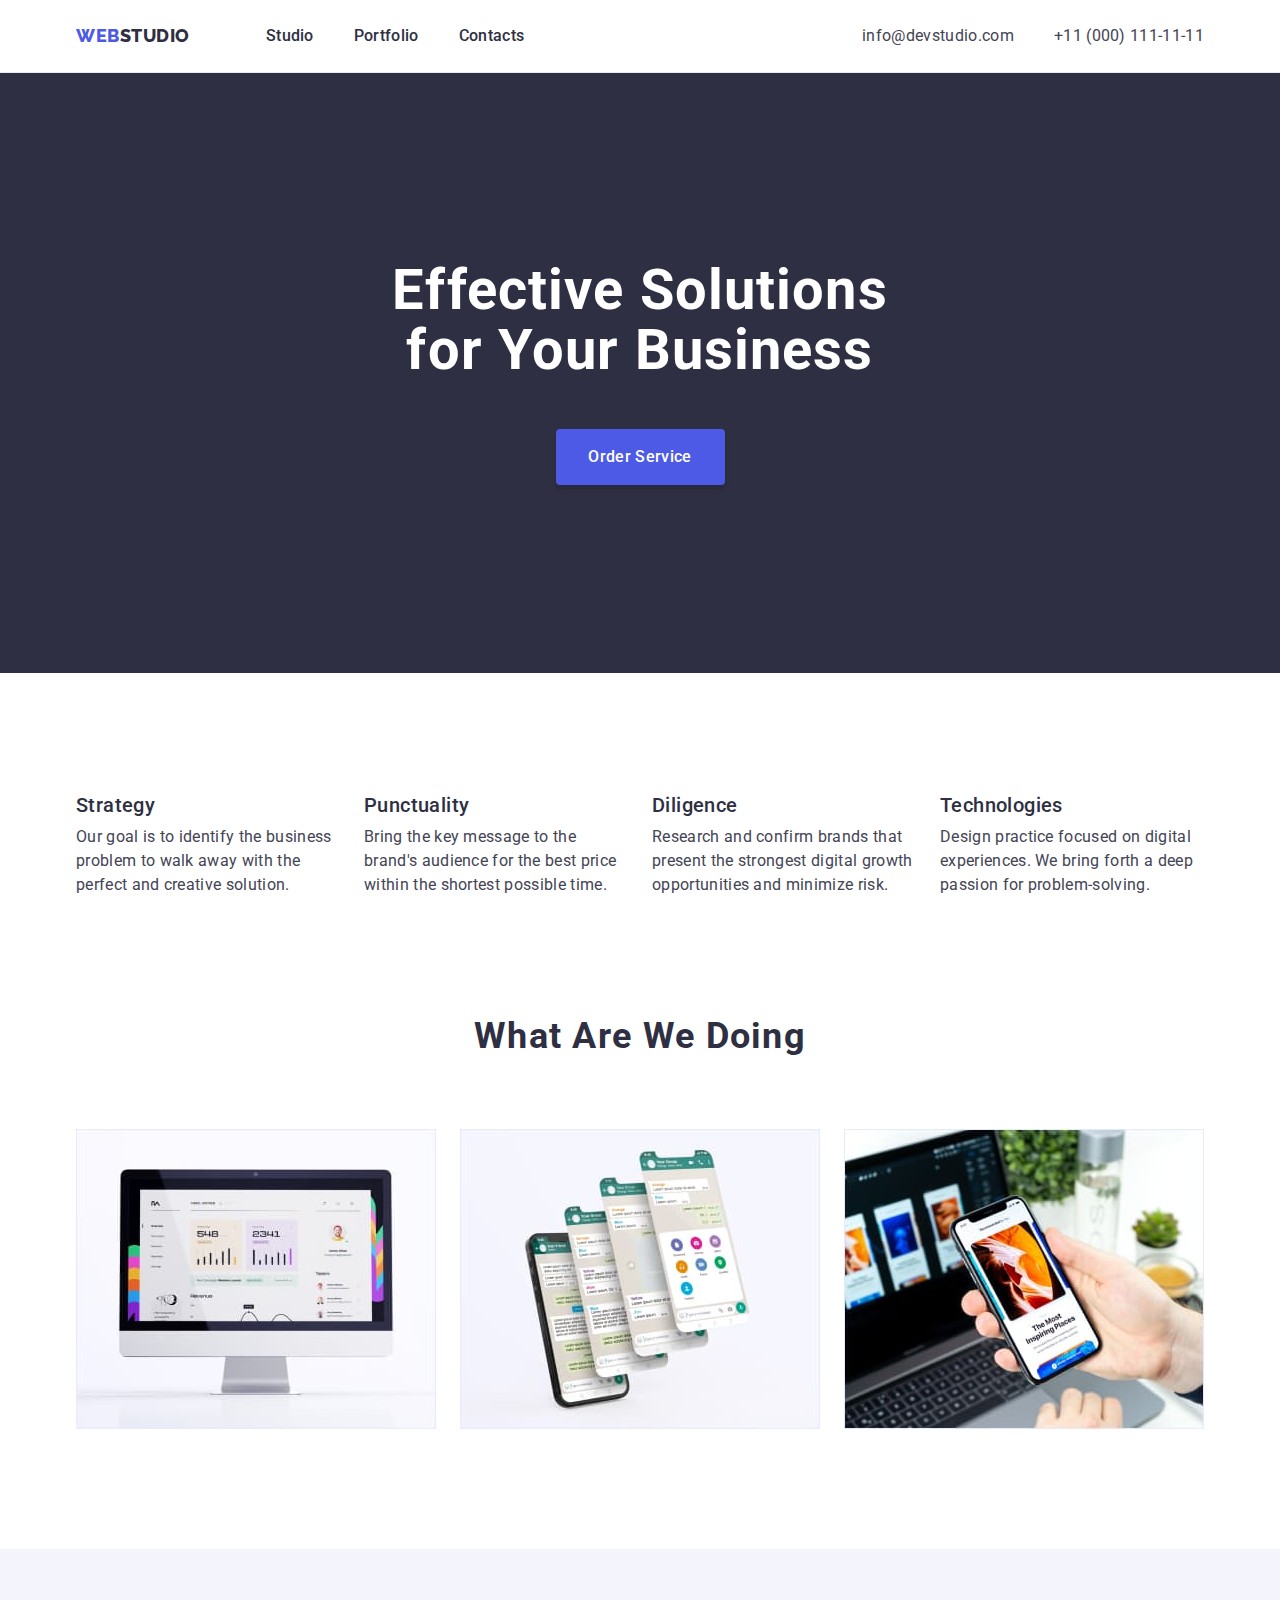
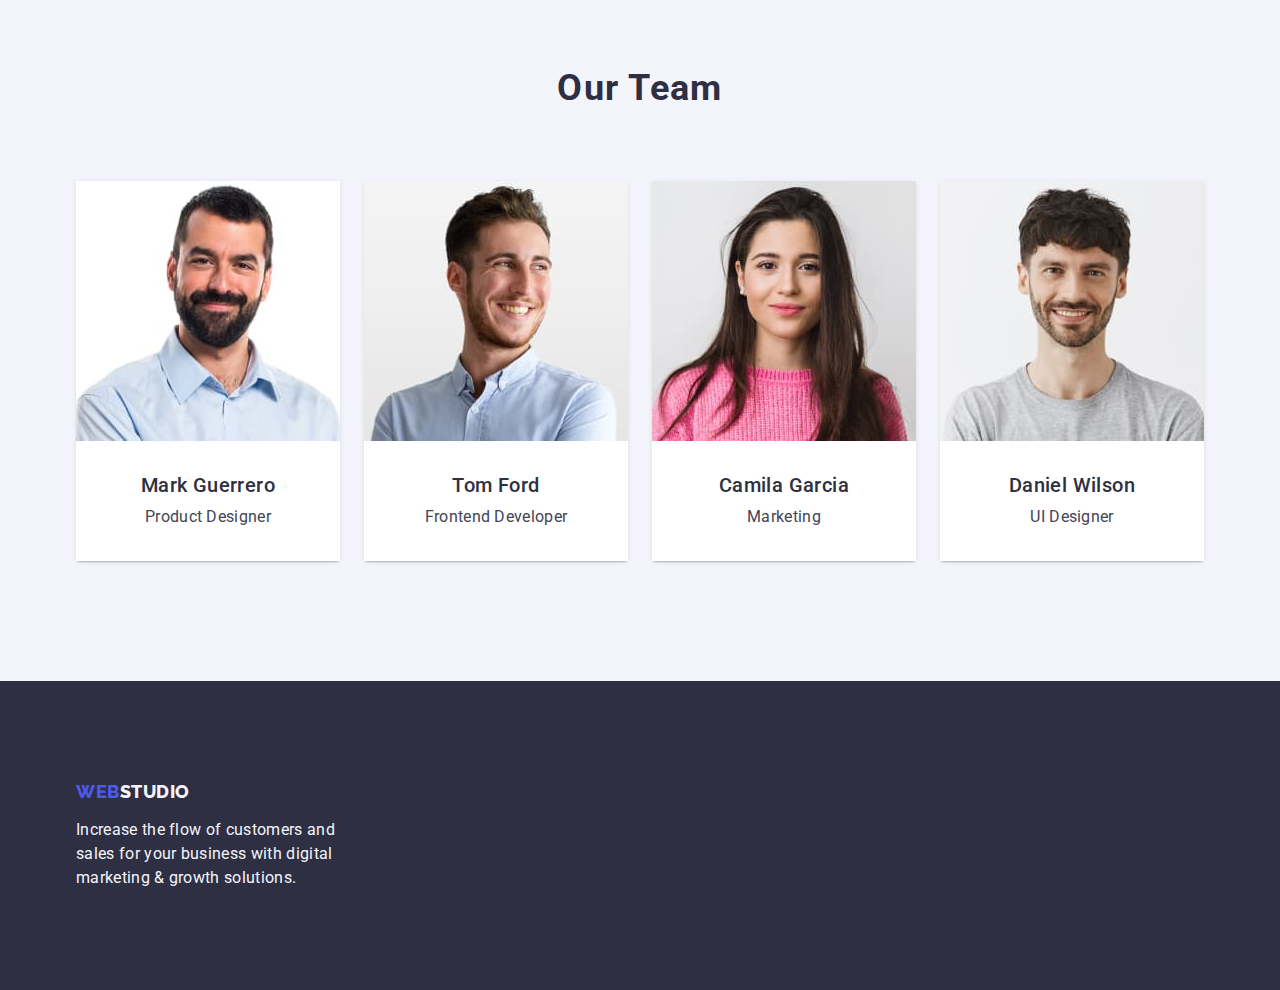
<file: index.html>
<!DOCTYPE html>
<html lang="en">
  <head>
    <meta charset="UTF-8" />
    <meta name="viewport" content="width=device-width, initial-scale=1.0" />
    <title>Web Studio</title>
    <link
      rel="stylesheet"
      href="https://cdn.jsdelivr.net/npm/modern-normalize@2.0.0/modern-normalize.min.css"
    />
    <link rel="preconnect" href="https://fonts.googleapis.com" />
    <link rel="preconnect" href="https://fonts.gstatic.com" crossorigin />
    <link
      href="https://fonts.googleapis.com/css2?family=Raleway:wght@800&family=Roboto:wght@400;500;700;900&display=swap"
      rel="stylesheet"
    />
    <link rel="stylesheet" href="./css/styles.css" />
  </head>
  <body>
    <!-- Head raw menu -->
    <header class="page-header">
      <div class="container page-header-container">
        <nav class="navi-main">
          <a class="link logo-begin-up" href="./index.html"
            >Web<span class="logo-end-up">Studio</span>
          </a>
          <ul class="list nav-list">
            <li><a class="link nav-menu" href="./index.html">Studio</a></li>
            <li>
              <a class="link nav-menu" href="./portfolio.html">Portfolio</a>
            </li>
            <li><a class="link nav-menu" href="">Contacts</a></li>
          </ul>
        </nav>
        <address class="address">
          <ul class="list address-list">
            <li>
              <a class="link address-text" href="mailto:info@devstudio.com"
                >info@devstudio.com</a
              >
            </li>
            <li>
              <a class="link address-text" href="tel:+110001111111"
                >+11 (000) 111-11-11</a
              >
            </li>
          </ul>
        </address>
      </div>
    </header>

    <main>
      <section class="main-index">
        <div class="container">
          <h1 class="main-index-header-text">
            Effective Solutions for Your Business
          </h1>
          <button class="ibutton" type="button">Order Service</button>
        </div>
      </section>

      <section class="features">
        <div class="container">
          <h2 id="Studio" class="studio-header visually-hidden">Studio</h2>
          <!-- visually hidden -->

          <ul class="list features-list">
            <li class="features-item">
              <h3 class="features-list-header">Strategy</h3>
              <p class="features-list-text">
                Our goal is to identify the business problem to walk away with
                the perfect and creative solution.
              </p>
            </li>
            <li class="features-item">
              <h3 class="features-list-header">Punctuality</h3>
              <p class="features-list-text">
                Bring the key message to the brand's audience for the best price
                within the shortest possible time.
              </p>
            </li>
            <li class="features-item">
              <h3 class="features-list-header">Diligence</h3>
              <p class="features-list-text">
                Research and confirm brands that present the strongest digital
                growth opportunities and minimize risk.
              </p>
            </li>
            <li class="features-item">
              <h3 class="features-list-header">Technologies</h3>
              <p class="features-list-text">
                Design practice focused on digital experiences. We bring forth a
                deep passion for problem-solving.
              </p>
            </li>
          </ul>
        </div>
      </section>

      <section class="works">
        <div class="container">
          <h2 class="works-header">What are we doing</h2>

          <ul class="list works-cards">
            <li class="works-cards-item">
              <img src="./images/img1.jpg" alt="Desktop" width="360" />
            </li>
            <li class="works-cards-item">
              <img src="./images/img2.jpg" alt="Smartphone" width="360" />
            </li>
            <li class="works-cards-item">
              <img
                src="./images/img3.jpg"
                alt="Desktop and Smartphone"
                width="360"
              />
            </li>
          </ul>
        </div>
      </section>

      <section class="team">
        <div class="container">
          <h2 id="Contacts" class="team-header">Our Team</h2>

          <ul class="list team-list">
            <li class="team-card">
              <img class="team-image" src="./images/img2-1.jpg" alt="Mark Guerrero" width="264" />
              <div class="team-image-text">
                <h3 class="team-list-header">Mark Guerrero</h3>
                <p class="team-list-text">Product Designer</p>
              </div>
              
            </li>
            <li class="team-card">
              <img class="team-image" src="./images/img2-2.jpg" alt="Tom Ford" width="264" />
              <div class="team-image-text">
              <h3 class="team-list-header">Tom Ford</h3>
              <p class="team-list-text">Frontend Developer</p>
            </div>
            </li>
            <li class="team-card">
              <img class="team-image" src="./images/img2-3.jpg" alt="Camila Garcia" width="264" />
              <div class="team-image-text"><h3 class="team-list-header">Camila Garcia</h3>
              <p class="team-list-text">Marketing</p>
            </div>
            </li>
            <li class="team-card">
              <img class="team-image" src="./images/img2-4.jpg" alt="Daniel Wilson" width="264" />
              <div class="team-image-text"><h3 class="team-list-header">Daniel Wilson</h3>
              <p class="team-list-text">UI Designer</p>
            </div>
            </li>
          </ul>
        </div>
      </section>
    </main>
    <footer class="footer">
      <div class="container footer-contain">
        <a class="link logo-begin-down" href="./index.html"
          >Web<span class="logo-end-down">Studio</span>
        </a>

        <p class="footer-text">
          Increase the flow of customers and sales for your business with
          digital marketing & growth solutions.
        </p>
      </div>
    </footer>
  </body>
</html>
</file>
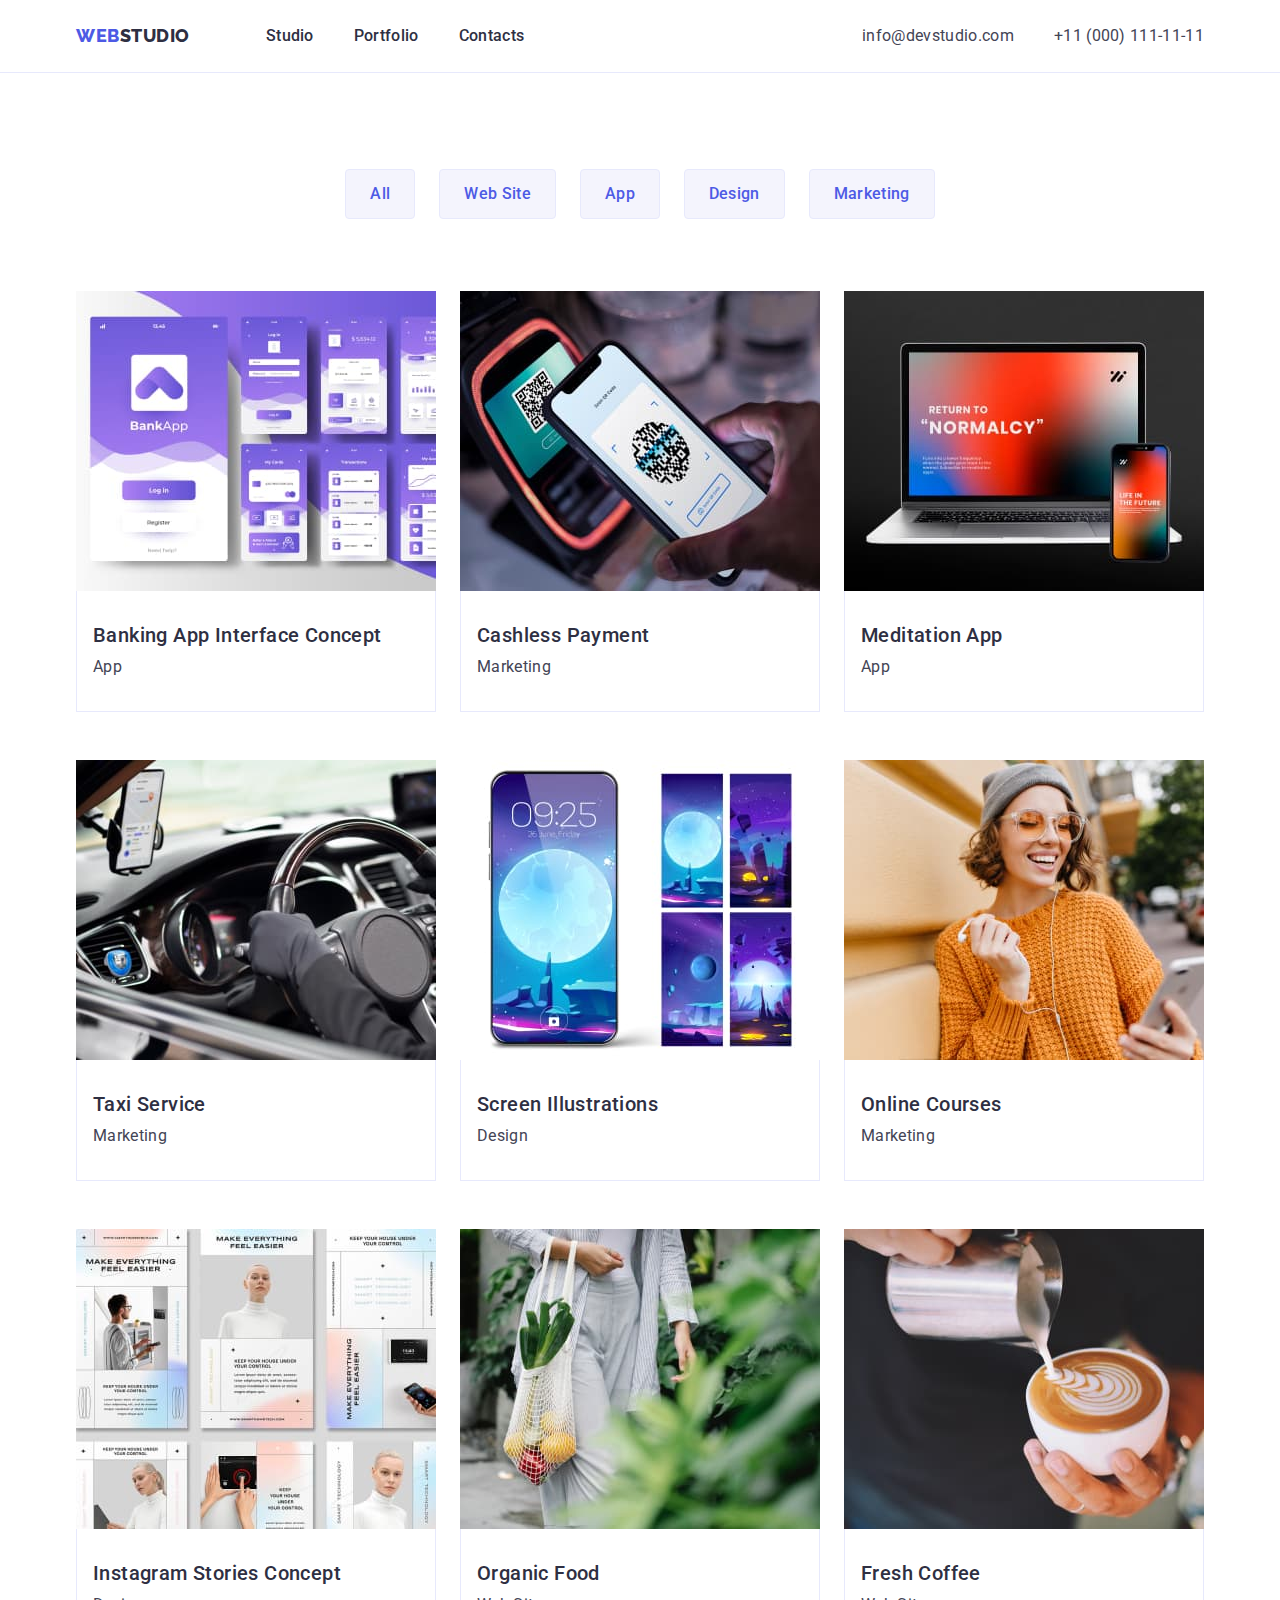
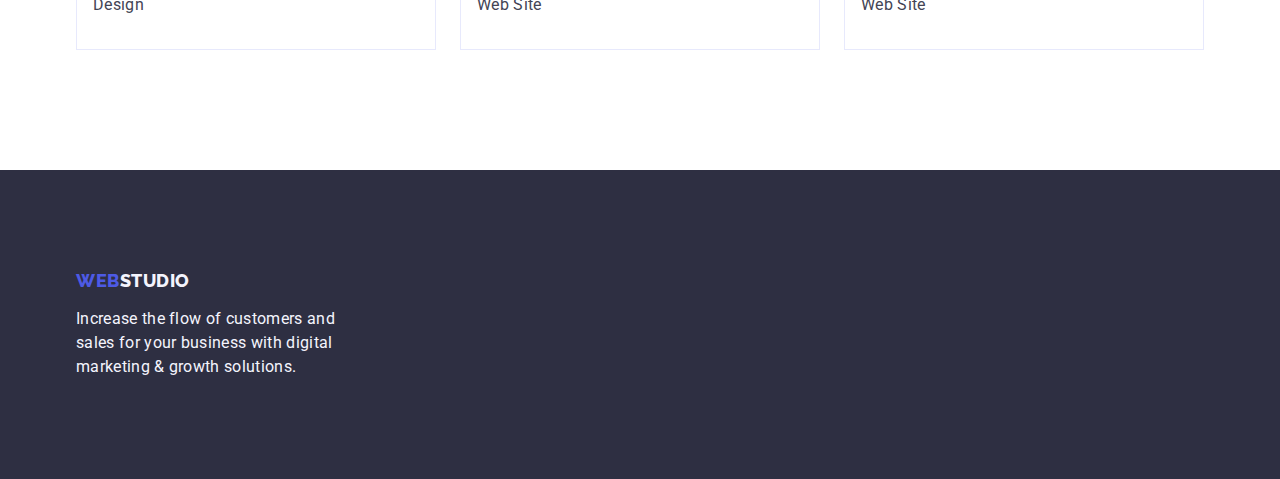
<file: portfolio.html>
<!DOCTYPE html>
<html lang="en">
  <head>
    <meta charset="UTF-8" />
    <meta name="viewport" content="width=device-width, initial-scale=1.0" />
    <title>Web Studio</title>
    <link
      rel="stylesheet"
      href="https://cdn.jsdelivr.net/npm/modern-normalize@2.0.0/modern-normalize.min.css"
    />
    <link rel="preconnect" href="https://fonts.googleapis.com" />
    <link rel="preconnect" href="https://fonts.gstatic.com" crossorigin />
    <link
      href="https://fonts.googleapis.com/css2?family=Raleway:wght@800&family=Roboto:wght@400;500;700;900&display=swap"
      rel="stylesheet"
    />
    <link rel="stylesheet" href="./css/styles.css" />
  </head>
  <body>
    <header class="page-header">
      <div class="container page-header-container">
        <nav class="navi-main">
          <a class="link logo-begin-up" href="./index.html"
            >Web<span class="logo-end-up">Studio</span>
          </a>
          <ul class="list nav-list">
            <li><a class="link nav-menu" href="./index.html">Studio</a></li>
            <li>
              <a class="link nav-menu" href="./portfolio.html">Portfolio</a>
            </li>
            <li><a class="link nav-menu" href="">Contacts</a></li>
          </ul>
        </nav>
        <address class="address">
          <ul class="list address-list">
            <li>
              <a class="link address-text" href="mailto:info@devstudio.com"
                >info@devstudio.com</a
              >
            </li>
            <li>
              <a class="link address-text" href="tel:+110001111111"
                >+11 (000) 111-11-11</a
              >
            </li>
          </ul>
        </address>
      </div>
    </header>
    <main>
      <section class="portfolio-section">
        <div class="container main-section-container">
          <h1 class="buttons-header visually-hidden">Buttons</h1>

          
          
            <ul class="list pbutton-list">
              <li><button class="pbutton" type="button">All</button></li>
              <li><button class="pbutton" type="button">Web Site</button></li>
              <li><button class="pbutton" type="button">App</button></li>
              <li><button class="pbutton" type="button">Design</button></li>
              <li>
                <button class="pbutton" type="button">Marketing</button>
              </li>
            </ul>
          
            <ul class="list portfolio-cards-list">
              <li class="portfolio-cards-list-item">
                <a class="link portfolio-card" href="">
                  <img
                    class="portfolio-image"
                    src="./images/imgp-1.jpg"
                    alt="Banking App Interface Concept"
                    width="360"
                  />
                  <div class="portfolio-cards-text">
                    <h2 class="pworks-header">Banking App Interface Concept</h2>
                    <p class="photo-text">App</p>
                  </div>
                </a>
              </li>
              <li class="portfolio-cards-list-item">
                <a class="link portfolio-card" href="">
                  <img
                    src="./images/imgp-2.jpg"
                    alt="Cashless Payment"
                    width="360"
                  />
                  <div class="portfolio-cards-text">
                    <h2 class="pworks-header">Cashless Payment</h2>
                    <p class="photo-text">Marketing</p>
                  </div>
                </a>
              </li>
              <li class="portfolio-cards-list-item">
                <a class="link portfolio-card" href="">
                  <img
                    src="./images/imgp-3.jpg"
                    alt="Meditaion App"
                    width="360"
                  />
                  <div class="portfolio-cards-text">
                    <h2 class="pworks-header">Meditation App</h2>
                    <p class="photo-text">App</p>
                  </div>
                </a>
              </li>

              <li class="portfolio-cards-list-item">
                <a class="link portfolio-card" href="">
                  <img
                    src="./images/imgp2-1.jpg"
                    alt="Taxi Service"
                    width="360"
                  />
                  <div class="portfolio-cards-text">
                    <h2 class="pworks-header">Taxi Service</h2>
                    <p class="photo-text">Marketing</p>
                  </div>
                </a>
              </li>
              <li class="portfolio-cards-list-item">
                <a class="link portfolio-card" href="">
                  <img
                    src="./images/imgp2-2.jpg"
                    alt="Screen Illustrations"
                    width="360"
                  />
                  <div class="portfolio-cards-text">
                    <h2 class="pworks-header">Screen Illustrations</h2>
                    <p class="photo-text">Design</p>
                  </div>
                </a>
              </li>
              <li class="portfolio-cards-list-item">
                <a class="link portfolio-card" href="">
                  <img
                    src="./images/imgp2-3.jpg"
                    alt="Online Courses"
                    width="360"
                  />
                  <div class="portfolio-cards-text">
                    <h2 class="pworks-header">Online Courses</h2>
                    <p class="photo-text">Marketing</p>
                  </div>
                </a>
              </li>

              <li class="portfolio-cards-list-item">
                <a class="link portfolio-card" href="">
                  <img
                    src="./images/imgp3-1.jpg"
                    alt="Instagram Stories Concept"
                    width="360"
                  />
                  <div class="portfolio-cards-text">
                    <h2 class="pworks-header">Instagram Stories Concept</h2>
                    <p class="photo-text">Design</p>
                  </div>
                </a>
              </li>
              <li class="portfolio-cards-list-item">
                <a class="link portfolio-card" href="">
                  <img
                    src="./images/imgp3-2.jpg"
                    alt="Organic Food"
                    width="360"
                  />
                  <div class="portfolio-cards-text">
                    <h2 class="pworks-header">Organic Food</h2>
                    <p class="photo-text">Web Site</p>
                  </div>
                </a>
              </li>
              <li class="portfolio-cards-list-item">
                <a class="link portfolio-card" href="">
                  <img
                    src="./images/imgp3-3.jpg"
                    alt="Fresh Coffee"
                    width="360"
                  />
                  <div class="portfolio-cards-text">
                    <h2 class="pworks-header">Fresh Coffee</h2>
                    <p class="photo-text">Web Site</p>
                  </div>
                </a>
              </li>
            </ul>
        
      </div>
      </section>
    </main>

    <footer class="footer">
      <div class="container footer-contain">
        <a class="link logo-begin-down" href="./index.html"
          >Web<span class="logo-end-down">Studio</span>
        </a>

        <p class="footer-text">
          Increase the flow of customers and sales for your business with
          digital marketing & growth solutions.
        </p>
      </div>
    </footer>
  </body>
</html>
</file>
<file: css/styles.css>
:root {
  --IRIS: #4d5ae5;
  --NAVY: #2e2f42;
  --SLATE: #434455;
  --WHITE: #fff;
  --CLOUD: #f4f4fd;
  --OCEAN: #404bbf;
  --CORNFLOWER: #e7e9fc;
}
:root {
  --letter-spacing-h2: 0.036em;
  --letter-spacing-h3: 0.02em;
  --letter-spacing-button-text: 0.02em;
  --letter-spacing-logo: 0.03em;
  --letter-spacing-text: 0.02em;
  --main-header-text: 0.02em;
}

h1,
h2,
h3,
h4,
h5,
h6,
p {
  margin-top: 0;
  margin-bottom: 0;
}

ol,
ul {
  margin-top: 0;
  margin-bottom: 0;
  padding-left: 0;
}

img {
  display: block;
}

body {
  font-family: "Roboto", sans-serif;
  color: var(--SLATE);
  background-color: var(--WHITE);
}

.list {
  list-style: none;
  padding: 0;
  margin: 0;
}

.link {
  text-decoration: none;
}

button {
  cursor: pointer;
}

.container {
  width: 1158px;
  padding: 0 15px;
  margin: 0 auto;
}

.page-header {
  align-items: center;
  border-bottom: 1px solid var(--CORNFLOWER);

  background: var(--WHITE);
}

.page-header-container {
  display: flex;
  align-items: center;
}
.navi-main {
  display: flex;
  align-items: center;
}
.nav-list {
  display: flex;
  gap: 40px;
}

.logo-begin-up {
  margin-right: 76px;
  color: var(--IRIS);
  font-family: "Raleway", sans-serif;
  font-size: 18px;
  font-style: normal;
  font-weight: 800;
  line-height: 1.17;
  letter-spacing: var(--letter-spacing-logo);
  text-transform: uppercase;
}

.logo-end-up {
  color: var(--NAVY);
  font-family: "Raleway", sans-serif;
  font-size: 18px;
  font-style: normal;
  font-weight: 800;
  line-height: 1.17;
  letter-spacing: var(--letter-spacing-logo);
  text-transform: uppercase;
}

.nav-menu {
  color: var(--NAVY);
  font-family: "Roboto", sans-serif;
  font-size: 16px;
  font-style: normal;
  font-weight: 500;
  line-height: 1.5;
  letter-spacing: var(--letter-spacing-text);
  display: block;
  padding-top: 24px;
  padding-bottom: 24px;
}

.nav-menu:hover,
.nav-menu:focus {
  color: var(--OCEAN);
}
.address-text:hover,
.address-text:focus {
  color: var(--OCEAN);
}

.address {
  font-style: normal;
  margin-left: auto;
}

.address-list {
  display: flex;
  gap: 40px;
}
.address-text {
  color: var(--SLATE);

  font-size: 16px;

  font-weight: 400;
  line-height: 1.5;
  letter-spacing: var(--letter-spacing-text);
  text-decoration: none;
}

/* ===================== index.html main filling =====================*/
.main-index {
  padding-top: 188px;
  padding-bottom: 188px;

  background: var(--NAVY);
  justify-content: center;
}

.main-index-header-text {
  color: var(--WHITE);
  text-align: center;
  /* Header 1 */

  font-size: 56px;

  font-weight: 700;
  line-height: 1.07;
  letter-spacing: var(--main-header-text);
  max-width: 496px;
  margin: 0 auto;
  margin-bottom: 48px;
}

.ibutton {
  border: none;
  color: var(--WHITE);
  font-size: 16px;
  font-weight: 500;
  line-height: 1.5;
  letter-spacing: var(--letter-spacing-button-text);
  background-color: var(--IRIS);
  text-align: center;

  min-width: 169px;
  height: 56px;
  margin: 0 auto;
  padding: 16px 32px 16px 32px;

  display: block;
  align-items: flex-start;
  gap: 10px;

  border-radius: 4px;
  background: var(--IRIS);
  box-shadow: 0px 4px 4px 0px rgba(0, 0, 0, 0.15);
}

.ibutton:focus,
.ibutton:hover {
  background-color: var(--OCEAN);
}

.studio-header {
  color: var(--WHITE);
}
.features {
  padding: 120px 0;
}
.features-list {
  display: flex;
  gap: 24px;
}

.features-item {
  /* width: 264px; */

  width: calc((100% - 24px * 3) / 4);
}

.features-list-header {
  color: var(--NAVY);
  /* Header 3 */
  font-family: "Roboto", sans-serif;
  font-size: 20px;
  font-style: normal;
  font-weight: 500;
  line-height: 1.2;
  letter-spacing: var(--letter-spacing-h3);
  margin-bottom: 8px;
}

.features-list-text {
  color: var(--SLATE);
  /* Body */
  font-family: "Roboto", sans-serif;
  font-size: 16px;
  font-style: normal;
  font-weight: 400;
  line-height: 1.5;
  letter-spacing: var(--letter-spacing-text);
}

.works {
  padding-bottom: 120px;
}

.works-header {
  color: var(--NAVY);
  text-align: center;
  /* Header 2 */
  font-size: 36px;
  font-weight: 700;
  line-height: 1.11;
  letter-spacing: var(--letter-spacing-h2);
  text-transform: capitalize;
  margin-bottom: 72px;
}

.works-cards {
  display: flex;
  gap: 24px;
}

.works-cards-item {
  width: calc((100% - 24px * 2) / 3);
}

.team {
  background-color: var(--CLOUD);

  padding: 120px 0;
}

.team-header {
  color: var(--NAVY);
  text-align: center;
  /* Header 2 */

  font-size: 36px;

  font-weight: 700;
  line-height: 1.11;
  letter-spacing: var(--letter-spacing-h2);
  text-transform: capitalize;
  margin-bottom: 72px;
}

.team-list {
  display: flex;
  gap: 24px;
}

.team-card {
  border-radius: 0px 0px 4px 4px;
  box-shadow: 0px 2px 1px 0px rgba(46, 47, 66, 0.08),
    0px 1px 1px 0px rgba(46, 47, 66, 0.16),
    0px 1px 6px 0px rgba(46, 47, 66, 0.08);

  width: calc((100% - 24px * 3) / 4);
}

.team-image {
}

.team-image-text {
  background-color: var(--WHITE);
  padding: 32px 0; 
}

.team-list-header {
  color: var(--NAVY);
  text-align: center;
  /* Header 3 */

  font-size: 20px;

  font-weight: 500;
  line-height: 1.2;
  letter-spacing: var(--letter-spacing-h3);
  
  margin-bottom: 8px;
}

.team-list-text {
  color: var(--SLATE);
  text-align: center;
  /* Body */

  font-size: 16px;

  font-weight: 400;
  line-height: 1.5;
  letter-spacing: var(--letter-spacing-text);
}

/* ===================== index.html main filling =====================*/

/* ============= portfolio.html main filling ===================*/

.main-section-container {
  display: block;
}

.buttons-header {
}

.visually-hidden {
  position: absolute;
  width: 1px;
  height: 1px;
  margin: -1px;
  border: 0;
  padding: 0;
  white-space: nowrap;
  clip-path: inset(100%);
  clip: rect(0 0 0 0);
  overflow: hidden;
}

.portfolio-section {
  padding-top: 96px;
  padding-bottom: 120px;
}
.pbutton-section {
  align-items: center;
  justify-content: center;
}

.pbutton-list {
  display: flex;
  gap: 24px;
  align-items: center;
  justify-content: center;
  margin-bottom: 72px;
}

.all-pbutton {
  color: var(--WHITE);
  text-align: center;
  /* Button Text */
  font-size: 16px;
  font-weight: 500;
  line-height: 1.5;
  letter-spacing: var(--letter-spacing-button-text);
  background: var(--OCEAN);
}

.pbutton {
  color: var(--IRIS);
  text-align: center;
  padding: 12px 24px;
  /* Button Text */

  font-size: 16px;

  font-weight: 500;
  line-height: 1.5;
  letter-spacing: var(--letter-spacing-button-text);
  border: 1px solid var(--CORNFLOWER);
  border-radius: 4px;

  background: var(--CLOUD);
}

.pbutton:hover,
.pbutton:focus {
  color: var(--WHITE);
  background-color: var(--OCEAN);
  border: 1px solid transparent;
}

.photo-header {
  color: var(--WHITE);
}

.portfolio-cards {
}
.portfolio-cards-list {
  display: flex;
  flex-wrap: wrap;
  justify-content: center;
  /* margin-bottom: 72px; */
  gap: 24px;
  row-gap: 48px;
}

.portfolio-cards-row {
}

.portfolio-cards-list-item {
  width: calc((100% - 24px * 2) / 3);
}

.portfolio-cards-text {
  background-color: var(--WHITE);
  padding: 32px 16px;
  border: 1px solid var(--CORNFLOWER);
  border-top: none;
}

.pworks-header {
  color: var(--NAVY);
  /* Header 3 */

  font-size: 20px;

  font-weight: 500;
  line-height: 1.2;
  letter-spacing: var(--letter-spacing-h3);

  margin-bottom: 8px;
}

.photo-text {
  color: var(--SLATE);
  /* Body */

  font-size: 16px;

  font-weight: 400;
  line-height: 1.5;
  letter-spacing: var(--letter-spacing-text);
}

/* ============= portfolio.html main filling ===================*/

footer {
  background: var(--NAVY);
  padding-top: 100px;
  padding-bottom: 100px;
}

.footer-contain {
  
}
.logo-begin-down {
  display: inline-block;
  color: var(--IRIS);
  font-family: "Raleway", sans-serif;
  font-size: 18px;
  font-style: normal;
  font-weight: 800;
  line-height: 1.17;
  letter-spacing: var(--letter-spacing-logo);
  text-transform: uppercase;
  margin-bottom: 16px;
}
.logo-end-down {
  color: var(--CLOUD);
  font-family: "Raleway", sans-serif;
  font-size: 18px;
  font-style: normal;
  font-weight: 800;
  line-height: 1.17;
  letter-spacing: var(--letter-spacing-logo);
  text-transform: uppercase;
}
.footer-text {
  color: var(--CLOUD);

  font-size: 16px;
  font-weight: 400;
  line-height: 1.5;
  letter-spacing: var(--letter-spacing-text);
  height: 72px;
  width: 264px;
}
</file>
